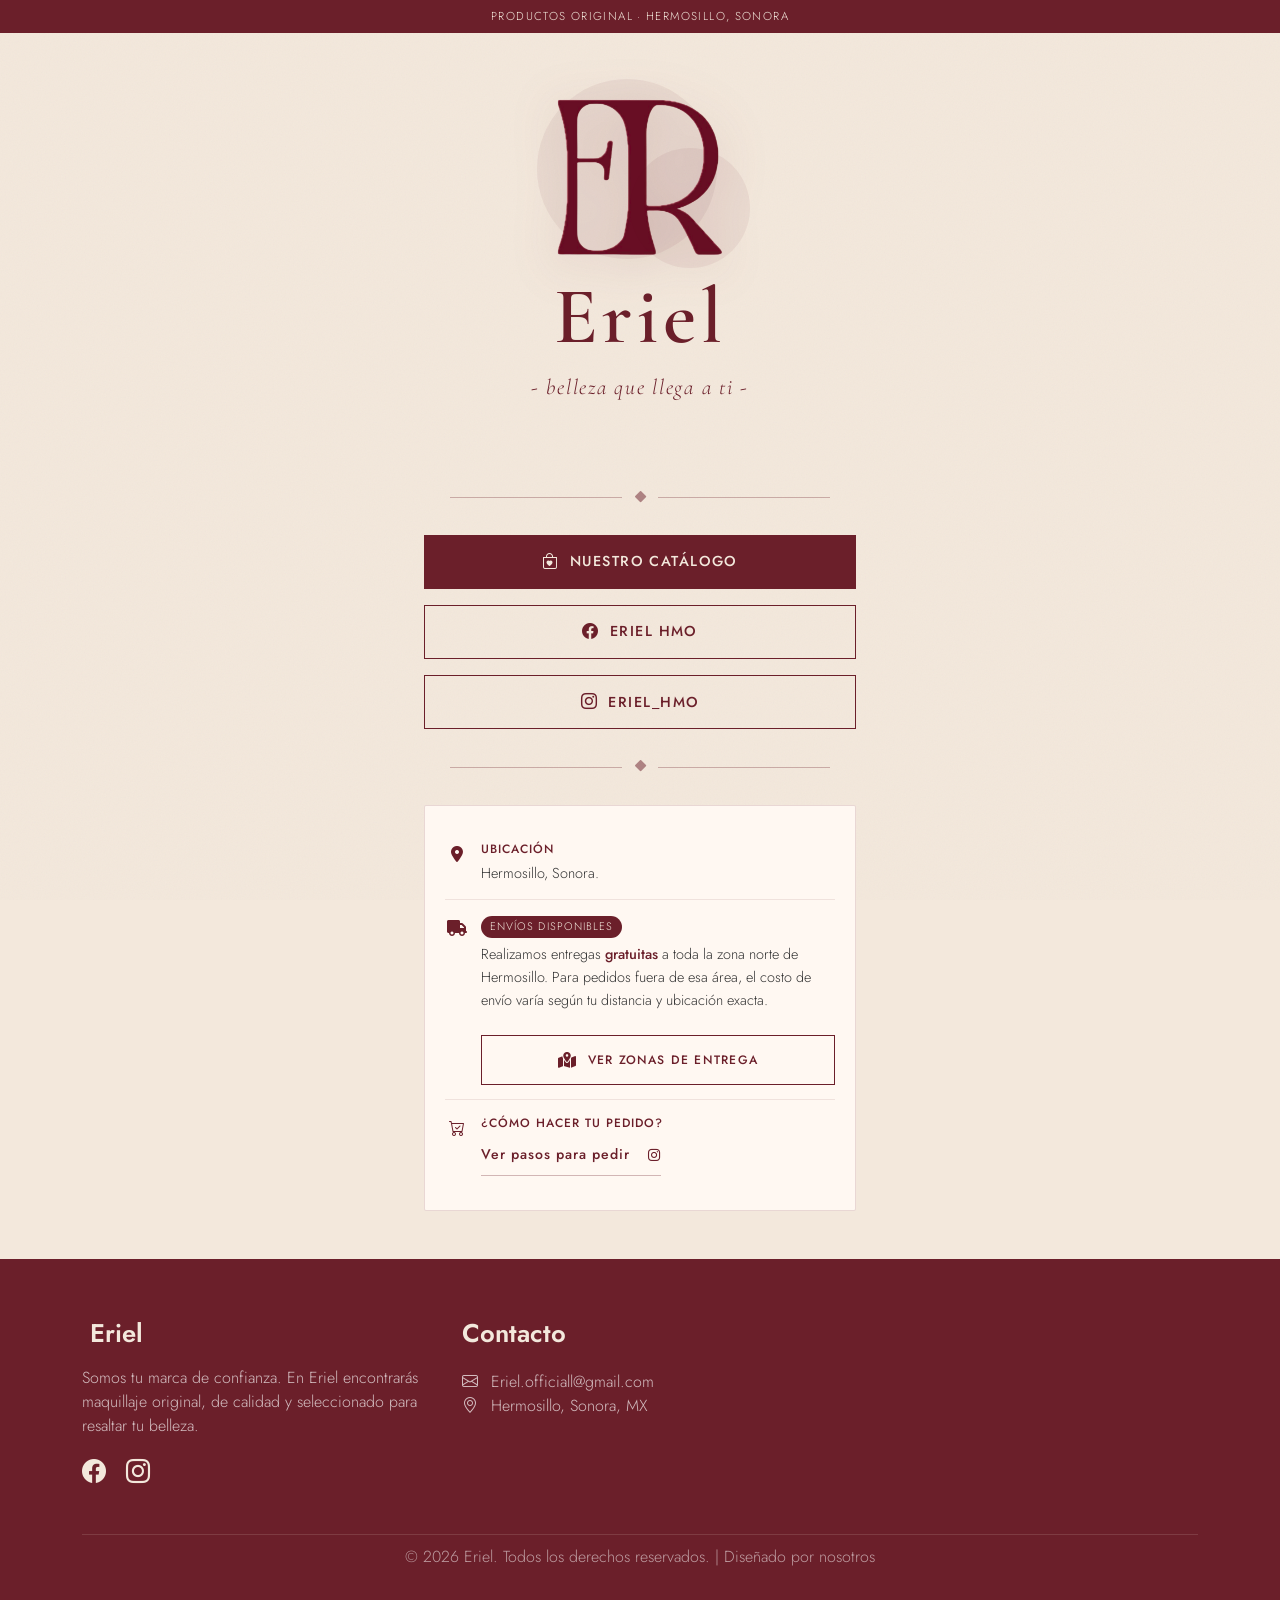
<file: index.html>
<!DOCTYPE html>
<html lang="es">
<head>
  <meta charset="UTF-8">
  <meta name="viewport" content="width=device-width, initial-scale=1.0">
  <title>Eriel Hmo</title>
  <link rel="icon" type="image/png" href="logo_eriel.png">

  <!-- Bootstrap 5 -->
  <link href="https://cdn.jsdelivr.net/npm/bootstrap@5.3.3/dist/css/bootstrap.min.css" rel="stylesheet"/>
  <!-- Font Awesome -->
  <link href="https://cdnjs.cloudflare.com/ajax/libs/font-awesome/6.5.0/css/all.min.css" rel="stylesheet"/>
  <!-- Google Fonts -->
  <link href="https://fonts.googleapis.com/css2?family=Cormorant+Garamond:ital,wght@0,300;0,400;0,600;1,300;1,400&family=Jost:wght@300;400;500&display=swap" rel="stylesheet"/>
   <!-- Bootstrap CSS -->
  <link href="https://cdn.jsdelivr.net/npm/bootstrap@5.3.0/dist/css/bootstrap.min.css" rel="stylesheet">
  <!-- Bootstrap Icons -->
  <link rel="stylesheet" href="https://cdn.jsdelivr.net/npm/bootstrap-icons@1.11.0/font/bootstrap-icons.css">
  <!-- Google Fonts -->
  <link rel="stylesheet" href="style.css">
  
</head>  
<body>
<div class="wrapper">

  <!-- Top bar -->
  <div class="topbar">
    <i class="fas fa-sparkles me-1" style="font-size:.6rem;"></i>
    Productos original · Hermosillo, Sonora
    <i class="fas fa-sparkles ms-1" style="font-size:.6rem;"></i>
  </div>

  <!-- Header -->
  <header>
    <div class="logo-wrap">
      <img src="logo_eriel.png" alt="Logotipo Eriel" />
    </div>
    <h1 class="brand-name">Eriel</h1>
    <p class="slogan">- belleza que llega a ti - </p>
  </header>

  <!-- Main — single column -->
  <main>

    <div class="divider anim-1">
      <span></span><i class="fas fa-diamond"></i><span></span>
    </div>

    <!-- Botones -->
    <div class="d-flex flex-column gap-3 anim-2">

      <a href= "https://www.instagram.com/s/aGlnaGxpZ2h0OjE4NDU1ODQyNTE2MTA0NTQz?story_media_id=3865863023626394547&igsh=MW94Znkzamh6cGttdQ==" " target="_blank" rel="noopener"
         class="btn-eriel btn-eriel-solid">
        <i class="bi bi-bag-heart"></i>
        Nuestro Catálogo
      </a>

      <a href="https://www.facebook.com/share/18NVgHYB61/?mibextid=wwXIfr" target="_blank" rel="noopener"
         class="btn-eriel">
       <i class="bi bi-facebook"></i>
        Eriel Hmo
      </a>

      <a href="https://www.instagram.com/eriel.hmo?igsh=Z3NveWtmNHR5cXc=" target="_blank" rel="noopener"
         class="btn-eriel">
       <i class="bi bi-instagram"></i>
        Eriel_hmo
      </a>

    </div>

    <div class="divider anim-3">
      <span></span><i class="fas fa-diamond"></i><span></span>
    </div>

    <!-- Tarjeta de información -->
    <div class="info-card anim-4">

      <!-- Ubicación -->
      <div class="info-row">
        <div class="info-icon"><i class="fas fa-location-dot"></i></div>
        <div class="info-text">
          <strong>Ubicación</strong>
          Hermosillo, Sonora.
        </div>
      </div>

      <!-- Envíos -->
      <div class="info-row">
        <div class="info-icon"><i class="fas fa-truck"></i></div>
        <div class="info-text">
          <span class="ship-badge">Envíos disponibles</span><br/>
          Realizamos entregas <span style="font-weight:500; color:var(--wine);">gratuitas</span>
          a toda la zona norte de Hermosillo. Para pedidos fuera de esa área,
          el costo de envío varía según tu distancia y ubicación exacta.
          <br/><br/>
          <button class="btn-eriel" style="font-size:.76rem; min-height:44px; "
                  data-bs-toggle="modal" data-bs-target="#shipModal">
            <i class="fas fa-map-location-dot"></i>
            Ver zonas de entrega
          </button>
        </div>
      </div>

      <!-- Pasos -->
      <div class="info-row">
        <div class="info-icon"><i class="bi bi-cart-check"></i></div>
        <div class="info-text">
          <strong>¿Cómo hacer tu pedido?</strong>
          <a  href="https://www.instagram.com/stories/eriel_hmo/" target="_blank" rel="noopener"
             class="steps-link">
            Ver pasos para pedir &nbsp;<i class="fab fa-instagram"></i>
          </a>
        </div>
      </div>

    </div>

  </main>

    
    <!-- Footer -->
    <footer class="footer">
        <div class="container">
            <div class="row">
                <div class="col-lg-4 col-md-6 mb-4">
                    <div class="d-flex align-items-center mb-3">
                        <div class="logo-icon me-2">
                            
                        </div>
                        <h3 class="footer-title mb-0">Eriel</h3>
                    </div>
                    <p style="color: rgba(255,255,255,0.7);">
                         Somos tu marca de confianza. En Eriel encontrarás maquillaje original, de calidad y seleccionado para resaltar tu belleza.
                    </p>
                    <div class="social-icons mt-3">
                        <COMENTADO: Enlaces a redes sociales>  
                        <a href="https://www.facebook.com/share/18NVgHYB61/?mibextid=wwXIfr"><i class="bi bi-facebook"></i></a>
                        <!--<a href="#"><i class="bi bi-twitter"></i></a> -->
                       <!--<a href="#"><i class="bi bi-linkedin"></i></a> -->
                        <a href="https://www.instagram.com/eriel.hmo?igsh=Z3NveWtmNHR5cXc="><i class="bi bi-instagram"></i></a>
                        
                    </div>
                </div>
                
                <div class="col-lg-3 col-md-6 mb-4">
                    <h5 class="footer-title">Contacto</h5>
                    <!-- COMENTADO: Información de contacto -->
                    <p style="color: rgba(255,255,255,0.7);">
                        <i class="bi bi-envelope me-2"></i> Eriel.officiall@gmail.com<br> <!-- Icono -->
                        <!-- <i class="bi bi-phone me-2"></i> +52 123 456 7890<br> -->
                        <i class="bi bi-geo-alt me-2"></i> Hermosillo, Sonora, MX <!-- Icono -->
                    </p>
                  
                </div>
            </div>
            
            <div class="copyright">
                <p>&copy; 2026 Eriel. Todos los derechos reservados. | Diseñado por nosotros </p>
            </div>
        </div>
    </footer>

</div><!-- /wrapper -->

<!-- Modal zonas de entrega -->
<div class="modal fade" id="shipModal" tabindex="-1" aria-labelledby="shipLabel" aria-hidden="true">
  <div class="modal-dialog modal-dialog-centered">
    <div class="modal-content">
      <div class="modal-header">
        <h5 class="modal-title" id="shipLabel">
          <i class="fas fa-truck me-2"></i>Zonas de entrega
        </h5>
        <button type="button" class="btn-close" data-bs-dismiss="modal" aria-label="Cerrar"></button>
      </div>
      <div class="modal-body p-4">

        <div class="zone">
          <div class="zone-icon"><i class="fas fa-check-circle"></i></div>
          <div class="zone-text">
            <span class="zone-badge zone-free mb-1 d-inline-block">Envío gratis</span><br/>
            <strong>Zona Norte de Hermosillo</strong><br/>
            Sin costo adicional en toda la zona norte de la ciudad.
          </div>
        </div>

        <div class="zone">
          <div class="zone-icon"><i class="fas fa-map-marker-alt"></i></div>
          <div class="zone-text">
            <span class="zone-badge zone-cost mb-1 d-inline-block">Costo extra</span  ><br/>
            <strong>Resto de Hermosillo y fuera de la ciudad</strong><br/>
            El costo se calcula según tu ubicación exacta. Contáctanos para cotizar.
          </div>
        </div>

        <div class="text-center mt-3">
          <a href="https://www.instagram.com/s/aGlnaGxpZ2h0OjE4NDAzODI3MTE4MTc5MDEz?story_media_id=3862309200265842163&igsh=NzY5N3J3MWNhZmts" target="_blank" rel="noopener"
             class="btn-eriel"
             style="display:inline-flex; width:auto; font-size:.8rem; min-height:44px; padding:.65rem 1.4rem;">
            <i class="fab fa-instagram"></i> Consultar envío
          </a>
        </div>

      </div>
    </div>
  </div>
</div>

<!-- Bootstrap JS -->
<script src="https://cdn.jsdelivr.net/npm/bootstrap@5.3.3/dist/js/bootstrap.bundle.min.js"></script>
</body>
</html>
</file>
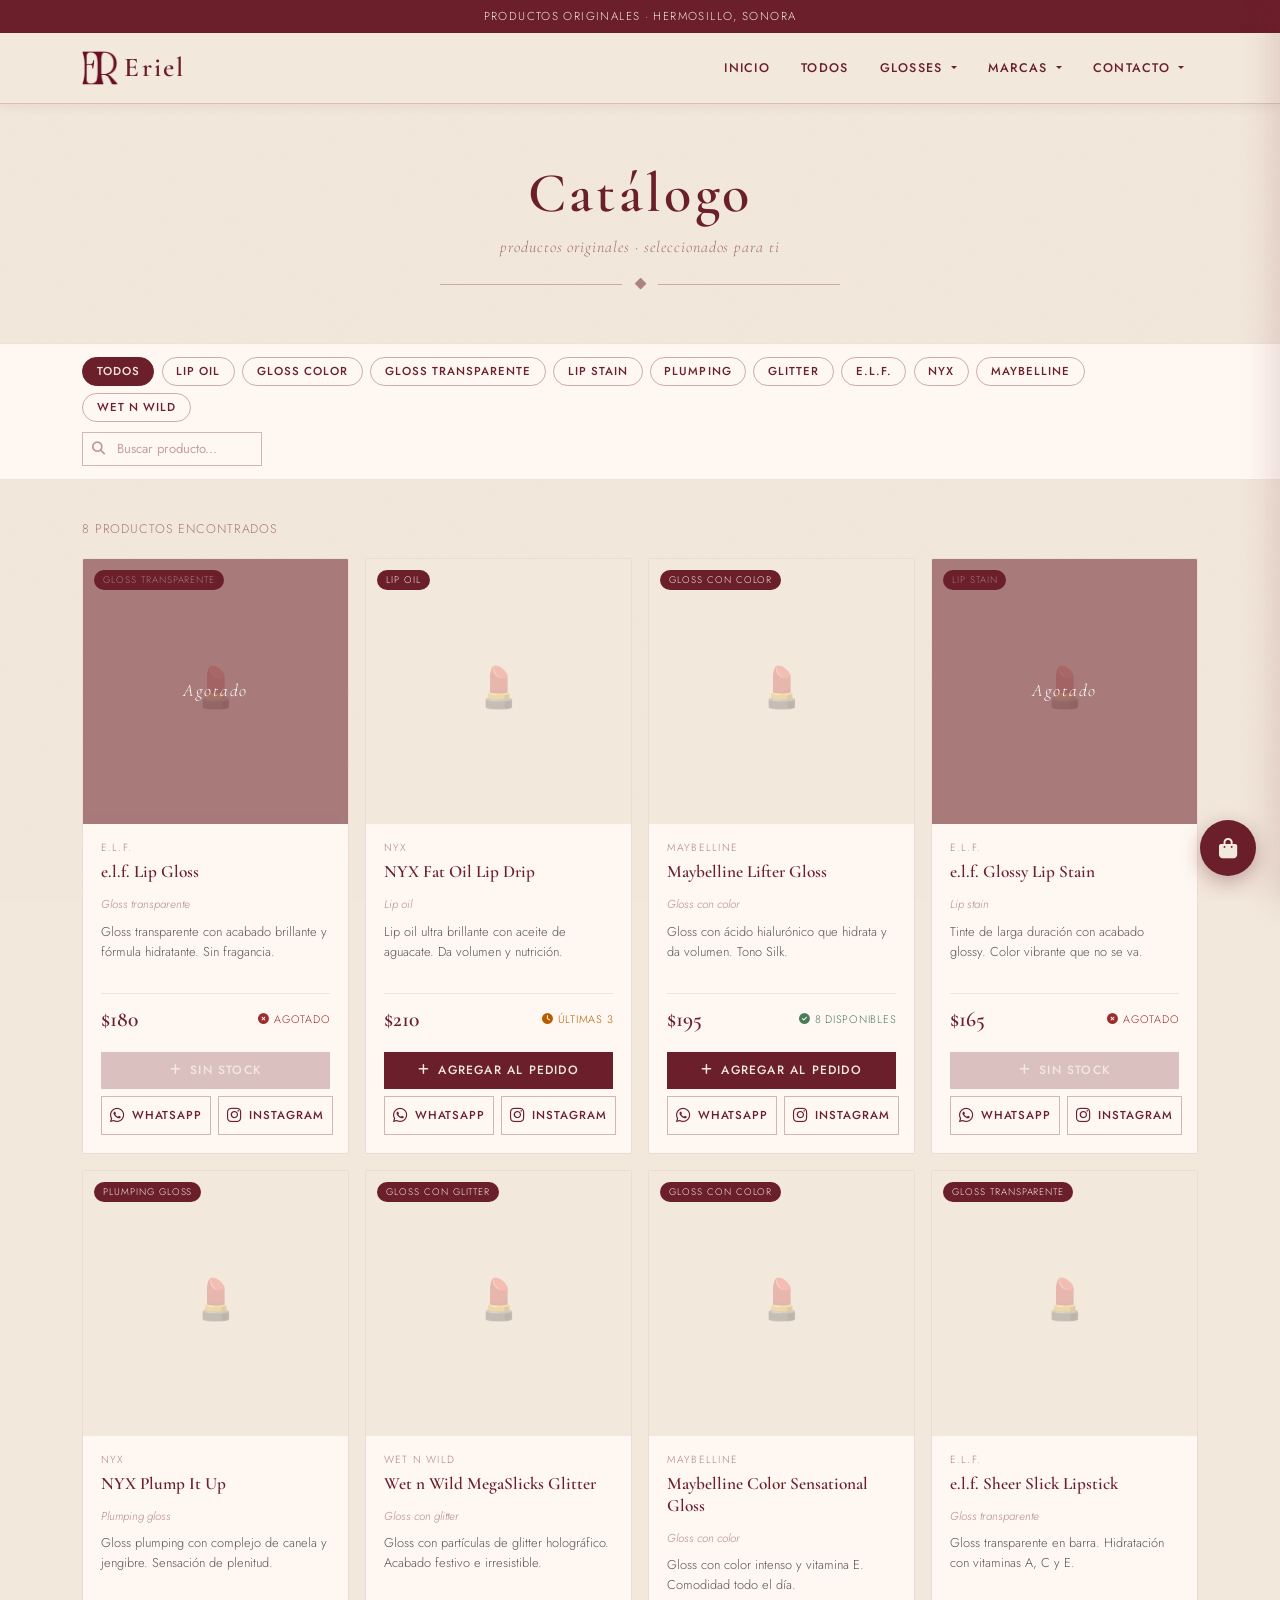
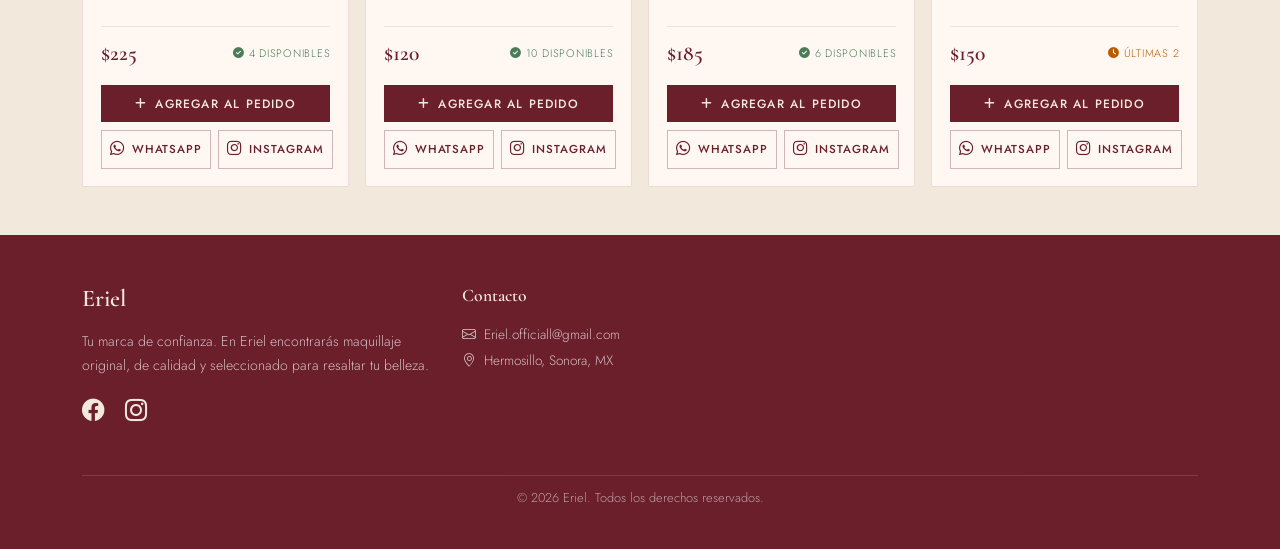
<file: catalago_Eriel.html>
<!DOCTYPE html>
<html lang="es">
<head>
  <meta charset="UTF-8" />
  <meta name="viewport" content="width=device-width, initial-scale=1.0" />
  <title>Eriel Hmo</title>
  <link rel="icon" type="image/png" href="logo_eriel.png"> <!-- imagen de titulo de pagina -->
  <meta name="description" content="Eriel, tu maquillaje de confianza en Hermosillo, Sonora. Productos originales, de calidad y seleccionados para ti."> <!-- Descripcion que sale al buscarla -->
  <title>Catálogo – Eriel</title>
  <meta name="description" content="Catálogo de maquillaje Eriel. Productos originales y de calidad en Hermosillo, Sonora." />

  <!-- =====================================================
       DEPENDENCIAS EXTERNAS (CDN)
       No modificar estas líneas a menos que quieras actualizar versiones.
  ====================================================== -->
  <link href="https://cdn.jsdelivr.net/npm/bootstrap@5.3.3/dist/css/bootstrap.min.css" rel="stylesheet" />
  <link href="https://cdnjs.cloudflare.com/ajax/libs/font-awesome/6.5.0/css/all.min.css" rel="stylesheet" />
  <link href="https://cdn.jsdelivr.net/npm/bootstrap-icons@1.11.0/font/bootstrap-icons.css" rel="stylesheet" />
  <link href="https://fonts.googleapis.com/css2?family=Cormorant+Garamond:ital,wght@0,300;0,400;0,600;1,300;1,400&family=Jost:wght@300;400;500&display=swap" rel="stylesheet" />

  <style>
    /* =====================================================
       VARIABLES DE COLOR
       Cambia aquí los colores globales del sitio.
    ====================================================== */
    :root {
      --cream:   #f3e8dc;
      --wine:    #6b1f2a;
      --wine-lt: #8a2535;
      --wine-bg: rgba(107,31,42,.07);
    }

    *, *::before, *::after { box-sizing: border-box; margin: 0; padding: 0; }
    html { scroll-behavior: smooth; }

    body {
      background-color: var(--cream);
      font-family: 'Jost', sans-serif;
      font-weight: 300;
      min-height: 100vh;
      overflow-x: hidden;
    }

    /* Textura de fondo (efecto papel) */
    body::before {
      content: '';
      position: fixed;
      inset: 0;
      background-image: url("data:image/svg+xml,%3Csvg xmlns='http://www.w3.org/2000/svg' width='400' height='400'%3E%3Cfilter id='n'%3E%3CfeTurbulence type='fractalNoise' baseFrequency='0.75' numOctaves='4' stitchTiles='stitch'/%3E%3C/filter%3E%3Crect width='400' height='400' filter='url(%23n)' opacity='0.04'/%3E%3C/svg%3E");
      pointer-events: none;
      z-index: 0;
    }
    .wrapper { position: relative; z-index: 1; }

    /* =====================================================
       TOP BAR
    ====================================================== */
    .topbar {
      background: var(--wine);
      color: var(--cream);
      font-size: clamp(.6rem, 2.5vw, .72rem);
      letter-spacing: .12em;
      text-align: center;
      padding: .5rem 1rem;
      text-transform: uppercase;
    }

    /* =====================================================
       NAVEGACIÓN PRINCIPAL
    ====================================================== */
    .navbar-eriel {
      background: var(--cream);
      border-bottom: 1px solid rgba(107,31,42,.2);
      padding: .6rem 1.5rem;
      position: sticky;
      top: 0;
      z-index: 1000;
      box-shadow: 0 2px 12px rgba(107,31,42,.08);
    }

    .navbar-eriel .navbar-brand {
      font-family: 'Cormorant Garamond', serif;
      font-size: 1.7rem;
      font-weight: 600;
      color: var(--wine);
      letter-spacing: .08em;
      text-decoration: none;
    }

    /* Logo pequeño en navbar */
    .navbar-eriel .nav-logo {
      width: 36px;
      height: 36px;
      object-fit: contain;
      margin-right: .4rem;
    }

    /* Links del menú principal */
    .navbar-eriel .nav-link {
      font-family: 'Jost', sans-serif;
      font-size: .78rem;
      font-weight: 500;
      letter-spacing: .1em;
      text-transform: uppercase;
      color: var(--wine) !important;
      padding: .5rem .85rem !important;
      transition: opacity .2s;
    }
    .navbar-eriel .nav-link:hover,
    .navbar-eriel .nav-link.active { opacity: .65; }

    /* Dropdown del menú */
    .navbar-eriel .dropdown-menu {
      border: 1px solid rgba(107,31,42,.2);
      border-radius: 0;
      background: var(--cream);
      box-shadow: 0 8px 24px rgba(107,31,42,.12);
      min-width: 220px;
    }

    .navbar-eriel .dropdown-item {
      font-family: 'Jost', sans-serif;
      font-size: .8rem;
      letter-spacing: .07em;
      color: var(--wine);
      padding: .55rem 1.2rem;
      transition: background .2s;
    }
    .navbar-eriel .dropdown-item:hover {
      background: var(--wine-bg);
      color: var(--wine);
    }

    /* Separador dentro del dropdown */
    .navbar-eriel .dropdown-divider { border-color: rgba(107,31,42,.15); }

    /* Encabezado de sección dentro del dropdown */
    .navbar-eriel .dropdown-header {
      font-size: .65rem;
      letter-spacing: .12em;
      color: rgba(107,31,42,.5);
      text-transform: uppercase;
      padding: .5rem 1.2rem .2rem;
    }

    /* Botón hamburguesa */
    .navbar-toggler {
      border: 1.5px solid var(--wine);
      border-radius: 0;
      padding: .3rem .6rem;
    }
    .navbar-toggler-icon {
      background-image: url("data:image/svg+xml,%3csvg xmlns='http://www.w3.org/2000/svg' viewBox='0 0 30 30'%3e%3cpath stroke='%236b1f2a' stroke-linecap='round' stroke-miterlimit='10' stroke-width='2' d='M4 7h22M4 15h22M4 23h22'/%3e%3c/svg%3e");
    }

    /* =====================================================
       HERO DEL CATÁLOGO
    ====================================================== */
    .catalog-hero {
      text-align: center;
      padding: clamp(2rem, 6vw, 3.5rem) 1rem clamp(1rem, 3vw, 1.5rem);
      animation: fadeDown .8s ease both;
    }
    .catalog-hero h2 {
      font-family: 'Cormorant Garamond', serif;
      font-size: clamp(2rem, 8vw, 3.5rem);
      font-weight: 600;
      color: var(--wine);
      letter-spacing: .06em;
    }
    .catalog-hero p {
      font-size: clamp(.85rem, 3vw, 1rem);
      color: rgba(107,31,42,.6);
      letter-spacing: .06em;
      font-style: italic;
      font-family: 'Cormorant Garamond', serif;
      margin-top: .4rem;
    }

    /* Divisor decorativo */
    .divider {
      display: flex;
      align-items: center;
      gap: .8rem;
      width: min(400px, 88%);
      margin: 1.2rem auto 1.8rem;
    }
    .divider span { flex: 1; height: 1px; background: var(--wine); opacity: .3; }
    .divider i    { color: var(--wine); opacity: .5; font-size: .7rem; }

    /* =====================================================
       BARRA DE FILTROS / BÚSQUEDA
    ====================================================== */
    .filter-bar {
      background: #fff8f2;
      border-top: 1px solid rgba(107,31,42,.1);
      border-bottom: 1px solid rgba(107,31,42,.1);
      padding: .85rem 0;
      position: sticky;
      top: 61px; /* altura de la navbar */
      z-index: 900;
    }

    .filter-bar .container {
      display: flex;
      flex-wrap: wrap;
      gap: .6rem;
      align-items: center;
      justify-content: space-between;
    }

    /* Chips de filtro por categoría */
    .filter-chips { display: flex; flex-wrap: wrap; gap: .45rem; }

    .chip {
      font-family: 'Jost', sans-serif;
      font-size: .72rem;
      font-weight: 500;
      letter-spacing: .09em;
      text-transform: uppercase;
      padding: .3rem .85rem;
      border: 1.5px solid rgba(107,31,42,.35);
      border-radius: 20px;
      color: var(--wine);
      background: transparent;
      cursor: pointer;
      transition: all .22s;
      white-space: nowrap;
    }
    .chip:hover, .chip.active {
      background: var(--wine);
      color: var(--cream);
      border-color: var(--wine);
    }

    /* Buscador */
    .search-wrap { position: relative; }
    .search-wrap input {
      font-family: 'Jost', sans-serif;
      font-size: .82rem;
      color: var(--wine);
      background: transparent;
      border: 1.5px solid rgba(107,31,42,.3);
      border-radius: 0;
      padding: .38rem .85rem .38rem 2.1rem;
      outline: none;
      width: 180px;
      transition: border-color .2s;
    }
    .search-wrap input::placeholder { color: rgba(107,31,42,.4); }
    .search-wrap input:focus { border-color: var(--wine); }
    .search-wrap .search-icon {
      position: absolute;
      left: .65rem;
      top: 50%;
      transform: translateY(-50%);
      color: rgba(107,31,42,.45);
      font-size: .82rem;
      pointer-events: none;
    }

    /* =====================================================
       GRID DE PRODUCTOS
    ====================================================== */
    .products-section {
      padding: clamp(1.5rem, 4vw, 2.5rem) 0 3rem;
    }

    /* Contador de resultados */
    .results-count {
      font-size: .78rem;
      letter-spacing: .07em;
      text-transform: uppercase;
      color: rgba(107,31,42,.55);
      margin-bottom: 1.2rem;
    }

    /* Mensaje cuando no hay resultados */
    .no-results {
      text-align: center;
      padding: 4rem 1rem;
      color: rgba(107,31,42,.4);
      font-family: 'Cormorant Garamond', serif;
      font-size: 1.4rem;
      font-style: italic;
      display: none;
    }

    /* =====================================================
       TARJETA DE PRODUCTO
       Para cambiar el diseño de cada producto, edita aquí.
    ====================================================== */
    .product-card {
      background: #fff8f2;
      border: 1px solid rgba(107,31,42,.13);
      border-radius: 2px;
      overflow: hidden;
      transition: transform .28s, box-shadow .28s;
      height: 100%;
      display: flex;
      flex-direction: column;
    }
    .product-card:hover {
      transform: translateY(-4px);
      box-shadow: 0 12px 32px rgba(107,31,42,.14);
    }

    /* Imagen del producto */
    .product-img-wrap {
      position: relative;
      overflow: hidden;
      background: #fdf4ee;
      aspect-ratio: 1 / 1; /* cuadrada */
    }
    .product-img-wrap img {
      width: 100%;
      height: 100%;
      object-fit: cover;          /* recorta para llenar */
      object-position: center;
      transition: transform .4s ease;
      display: block;
    }
    .product-card:hover .product-img-wrap img {
      transform: scale(1.04);
    }

    /* Badge de categoría sobre la imagen */
    .product-badge {
      position: absolute;
      top: .7rem;
      left: .7rem;
      background: var(--wine);
      color: var(--cream);
      font-size: .6rem;
      letter-spacing: .1em;
      text-transform: uppercase;
      padding: .18rem .55rem;
      border-radius: 20px;
    }

    /* Badge de sin stock */
    .badge-agotado {
      position: absolute;
      inset: 0;
      background: rgba(107,31,42,.55);
      color: #fff;
      display: flex;
      align-items: center;
      justify-content: center;
      font-family: 'Cormorant Garamond', serif;
      font-size: 1.1rem;
      letter-spacing: .1em;
      font-style: italic;
    }

    /* Cuerpo de la tarjeta */
    .product-body {
      padding: 1rem 1.1rem;
      flex: 1;
      display: flex;
      flex-direction: column;
      gap: .35rem;
    }

    .product-brand {
      font-size: .65rem;
      letter-spacing: .12em;
      text-transform: uppercase;
      color: rgba(107,31,42,.55);
    }

    .product-name {
      font-family: 'Cormorant Garamond', serif;
      font-size: 1.08rem;
      font-weight: 600;
      color: var(--wine);
      line-height: 1.25;
    }

    .product-type {
      font-size: .72rem;
      color: rgba(107,31,42,.5);
      font-style: italic;
    }

    .product-desc {
      font-size: .8rem;
      line-height: 1.55;
      color: #555;
      margin-top: .15rem;
      flex: 1;
    }

    /* Precio y stock */
    .product-footer {
      display: flex;
      align-items: center;
      justify-content: space-between;
      margin-top: .6rem;
      padding-top: .6rem;
      border-top: 1px solid rgba(107,31,42,.1);
    }

    .product-price {
      font-family: 'Cormorant Garamond', serif;
      font-size: 1.35rem;
      font-weight: 600;
      color: var(--wine);
    }

    .product-stock {
      font-size: .68rem;
      letter-spacing: .07em;
      text-transform: uppercase;
    }
    .stock-ok   { color: #4a7c59; }
    .stock-low  { color: #b85c00; }
    .stock-none { color: #9e2a2b; }

    /* Botones de acción */
    .product-actions {
      display: flex;
      flex-direction: column;
      gap: .45rem;
      padding: 0 1.1rem 1.1rem;
    }

    /* Botón principal (agregar al pedido) */
    .btn-add {
      display: flex;
      align-items: center;
      justify-content: center;
      gap: .5rem;
      font-family: 'Jost', sans-serif;
      font-size: .75rem;
      font-weight: 500;
      letter-spacing: .1em;
      text-transform: uppercase;
      background: var(--wine);
      color: var(--cream);
      border: 1.5px solid var(--wine);
      border-radius: 0;
      padding: .55rem;
      cursor: pointer;
      transition: background .25s, transform .18s;
      width: 100%;
    }
    .btn-add:hover { background: var(--wine-lt); transform: translateY(-1px); }
    .btn-add:disabled {
      background: rgba(107,31,42,.25);
      border-color: transparent;
      cursor: not-allowed;
      transform: none;
    }

    /* Botones sociales (WhatsApp / Instagram) */
    .btn-social-row { display: flex; gap: .45rem; }

    .btn-social {
      display: flex;
      align-items: center;
      justify-content: center;
      gap: .45rem;
      font-family: 'Jost', sans-serif;
      font-size: .72rem;
      font-weight: 500;
      letter-spacing: .08em;
      text-transform: uppercase;
      border: 1.5px solid rgba(107,31,42,.3);
      border-radius: 0;
      padding: .48rem .5rem;
      cursor: pointer;
      transition: all .22s;
      text-decoration: none;
      flex: 1;
      background: transparent;
      color: var(--wine);
    }
    .btn-social:hover { background: var(--wine-bg); color: var(--wine); }
    .btn-social i { font-size: .9rem; }

    /* =====================================================
       CARRITO / PEDIDO FLOTANTE
    ====================================================== */
    .cart-fab {
      position: fixed;
      bottom: 1.5rem;
      right: 1.5rem;
      background: var(--wine);
      color: var(--cream);
      width: 56px;
      height: 56px;
      border-radius: 50%;
      border: none;
      display: flex;
      align-items: center;
      justify-content: center;
      font-size: 1.3rem;
      box-shadow: 0 6px 20px rgba(107,31,42,.35);
      cursor: pointer;
      transition: transform .2s, background .2s;
      z-index: 1100;
    }
    .cart-fab:hover { background: var(--wine-lt); transform: scale(1.08); }
    .cart-fab .cart-count {
      position: absolute;
      top: -4px;
      right: -4px;
      background: #fff;
      color: var(--wine);
      font-size: .65rem;
      font-weight: 700;
      width: 20px;
      height: 20px;
      border-radius: 50%;
      display: flex;
      align-items: center;
      justify-content: center;
      border: 2px solid var(--wine);
      display: none; /* se muestra con JS cuando hay items */
    }

    /* Panel lateral del pedido */
    .cart-panel {
      position: fixed;
      top: 0;
      right: -400px;
      width: min(400px, 100vw);
      height: 100dvh;
      background: var(--cream);
      border-left: 1px solid rgba(107,31,42,.2);
      box-shadow: -8px 0 32px rgba(107,31,42,.15);
      z-index: 1200;
      display: flex;
      flex-direction: column;
      transition: right .35s cubic-bezier(.4,0,.2,1);
      overflow: hidden;
    }
    .cart-panel.open { right: 0; }

    .cart-overlay {
      position: fixed;
      inset: 0;
      background: rgba(107,31,42,.25);
      z-index: 1150;
      opacity: 0;
      pointer-events: none;
      transition: opacity .35s;
    }
    .cart-overlay.open { opacity: 1; pointer-events: all; }

    .cart-header {
      background: var(--wine);
      color: var(--cream);
      padding: 1rem 1.2rem;
      display: flex;
      align-items: center;
      justify-content: space-between;
      flex-shrink: 0;
    }
    .cart-header h5 {
      font-family: 'Cormorant Garamond', serif;
      font-size: 1.3rem;
      letter-spacing: .06em;
      margin: 0;
    }
    .cart-header button {
      background: none;
      border: none;
      color: var(--cream);
      font-size: 1.3rem;
      cursor: pointer;
      line-height: 1;
    }

    .cart-body {
      flex: 1;
      overflow-y: auto;
      padding: 1rem;
    }

    .cart-empty {
      text-align: center;
      padding: 3rem 1rem;
      color: rgba(107,31,42,.4);
      font-family: 'Cormorant Garamond', serif;
      font-size: 1.1rem;
      font-style: italic;
    }

    /* Ítem dentro del carrito */
    .cart-item {
      display: flex;
      align-items: flex-start;
      gap: .75rem;
      padding: .75rem 0;
      border-bottom: 1px solid rgba(107,31,42,.1);
    }
    .cart-item img {
      width: 54px;
      height: 54px;
      object-fit: cover;
      border: 1px solid rgba(107,31,42,.12);
      flex-shrink: 0;
    }
    .cart-item-info { flex: 1; }
    .cart-item-name {
      font-family: 'Cormorant Garamond', serif;
      font-size: .95rem;
      font-weight: 600;
      color: var(--wine);
    }
    .cart-item-brand { font-size: .7rem; color: rgba(107,31,42,.5); }
    .cart-item-price { font-size: .85rem; color: var(--wine); font-weight: 500; margin-top: .15rem; }
    .cart-item-remove {
      background: none;
      border: none;
      color: rgba(107,31,42,.4);
      font-size: .85rem;
      cursor: pointer;
      padding: 0;
      line-height: 1;
      transition: color .2s;
    }
    .cart-item-remove:hover { color: var(--wine); }

    /* Footer del carrito */
    .cart-footer {
      border-top: 1px solid rgba(107,31,42,.2);
      padding: 1rem;
      flex-shrink: 0;
      display: flex;
      flex-direction: column;
      gap: .65rem;
    }
    .cart-total {
      display: flex;
      justify-content: space-between;
      font-family: 'Cormorant Garamond', serif;
      font-size: 1.2rem;
      font-weight: 600;
      color: var(--wine);
    }

    /* Botones de envío en el carrito */
    .btn-send {
      display: flex;
      align-items: center;
      justify-content: center;
      gap: .6rem;
      font-family: 'Jost', sans-serif;
      font-size: .78rem;
      font-weight: 500;
      letter-spacing: .1em;
      text-transform: uppercase;
      border: 1.5px solid var(--wine);
      border-radius: 0;
      padding: .7rem;
      cursor: pointer;
      text-decoration: none;
      transition: all .22s;
    }
    .btn-send-wa   { background: var(--wine); color: var(--cream); }
    .btn-send-wa:hover { background: var(--wine-lt); color: var(--cream); }
    .btn-send-ig   { background: transparent; color: var(--wine); }
    .btn-send-ig:hover { background: var(--wine-bg); color: var(--wine); }

    /* =====================================================
       FOOTER
    ====================================================== */
    .footer {
      background: var(--wine);
      color: rgba(255,255,255,.8);
      padding: 50px 0 25px;
    }
    .footer-title {
      color: var(--cream);
      font-family: 'Cormorant Garamond', serif;
      font-size: 1.5rem;
      font-weight: 600;
      margin-bottom: 1rem;
    }
    .footer-link {
      color: rgba(255,255,255,.7);
      text-decoration: none;
      display: block;
      margin-bottom: .5rem;
      font-size: .85rem;
      transition: all .3s;
    }
    .footer-link:hover { color: var(--cream); padding-left: 5px; }
    .social-icons a {
      color: var(--cream);
      font-size: 1.4rem;
      margin-right: 14px;
      transition: all .3s;
      text-decoration: none;
    }
    .social-icons a:hover { color: rgba(255,255,255,.5); }
    .footer .copyright {
      border-top: 1px solid rgba(243,232,220,.2);
      margin-top: 1.5rem;
      padding-top: .75rem;
      text-align: center;
      font-size: .8rem;
      opacity: .7;
    }

    /* =====================================================
       ANIMACIONES
    ====================================================== */
    @keyframes fadeDown {
      from { opacity: 0; transform: translateY(-16px); }
      to   { opacity: 1; transform: translateY(0); }
    }
    @keyframes fadeIn {
      from { opacity: 0; }
      to   { opacity: 1; }
    }
    .anim-1 { animation: fadeIn .7s .2s ease both; }
    .anim-2 { animation: fadeIn .7s .35s ease both; }
    .anim-3 { animation: fadeIn .7s .5s ease both; }

    @media (prefers-reduced-motion: reduce) {
      *, *::before, *::after {
        animation-duration: .01ms !important;
        transition-duration: .01ms !important;
      }
    }

    /* =====================================================
       RESPONSIVE
    ====================================================== */
    @media (max-width: 576px) {
      .search-wrap input { width: 140px; }
      .filter-bar .container { gap: .5rem; }
      .cart-panel { width: 100vw; }
    }
  </style>
</head>
<body>
<div class="wrapper">

  <!-- ===================================================
       TOP BAR
  ==================================================== -->
  <div class="topbar">
    <i class="fas fa-sparkles me-1" style="font-size:.6rem;"></i>
    Productos originales · Hermosillo, Sonora
    <i class="fas fa-sparkles ms-1" style="font-size:.6rem;"></i>
  </div>

  <!-- ===================================================
       NAVBAR PRINCIPAL
       Para agregar más opciones al menú, copia uno de los
       <li class="nav-item"> y cambia el texto y el href.
       Para agregar más items a un dropdown, copia uno de
       los <li><a class="dropdown-item">... dentro del
       <ul class="dropdown-menu"> correspondiente.
  ==================================================== -->
  <nav class="navbar navbar-expand-lg navbar-eriel">
    <div class="container">

      <!-- Logo y nombre de marca -->
      <a class="navbar-brand d-flex align-items-center" href="index.html">
        <!--
          IMAGEN LOGO NAVBAR:
          Cambia "logo_eriel.png" por la ruta de tu logo.
          Si no tienes logo aún, puedes borrar esta línea.
        -->
        <img src="logo_eriel.png" alt="Logo Eriel" class="nav-logo"
             onerror="this.style.display='none'" />
        Eriel
      </a>

      <!-- Botón hamburguesa (móvil) -->
      <button class="navbar-toggler" type="button"
              data-bs-toggle="collapse" data-bs-target="#navMenu"
              aria-controls="navMenu" aria-expanded="false" aria-label="Menú">
        <span class="navbar-toggler-icon"></span>
      </button>

      <!-- Links de navegación -->
      <div class="collapse navbar-collapse" id="navMenu">
        <ul class="navbar-nav ms-auto gap-1">

          <!-- Inicio -->
          <li class="nav-item">
            <a class="nav-link" href="index.html">Inicio</a>
          </li>

          <!-- Todos los productos -->
          <li class="nav-item">
            <a class="nav-link" href="#productos" data-filter="todos">Todos</a>
          </li>

          <!-- ──────────────────────────────────────────
               MENÚ GLOSSES / CATEGORÍAS
               Para agregar una nueva categoría:
               1. Copia un <li> de los que están dentro de este dropdown.
               2. Cambia el texto visible (ej. "Gloss con color").
               3. Cambia el data-filter al valor que usas en los productos
                  (debe coincidir con el campo "tipo" en PRODUCTOS_DATA).
               4. Si quieres agregar una sección nueva con encabezado,
                  copia el <li class="dropdown-header"> y el grupo de items.
          ─────────────────────────────────────────── -->
          <li class="nav-item dropdown">
            <a class="nav-link dropdown-toggle" href="#" role="button"
               data-bs-toggle="dropdown" aria-expanded="false">
              Glosses
            </a>
            <ul class="dropdown-menu">

              <!-- Encabezado de sección (decorativo) -->
              <li><h6 class="dropdown-header">Por tipo</h6></li>

              <!-- Categorías de gloss — data-filter debe coincidir con "tipo" en los productos -->
              <li><a class="dropdown-item" href="#productos" data-filter="gloss-transparente">Gloss transparente</a></li>
              <li><a class="dropdown-item" href="#productos" data-filter="gloss-color">Gloss con color</a></li>
              <li><a class="dropdown-item" href="#productos" data-filter="lip-oil">Lip oil</a></li>
              <li><a class="dropdown-item" href="#productos" data-filter="lip-stain">Lip stain</a></li>
              <li><a class="dropdown-item" href="#productos" data-filter="plumping">Plumping gloss</a></li>
              <li><a class="dropdown-item" href="#productos" data-filter="gloss-glitter">Gloss con glitter</a></li>

              <!--
                CÓMO AGREGAR MÁS TIPOS:
                <li><a class="dropdown-item" href="#productos" data-filter="NUEVO-TIPO">Nuevo tipo</a></li>
                Y en el producto pon: tipo: "NUEVO-TIPO"
              -->

            </ul>
          </li>

          <!-- ──────────────────────────────────────────
               MENÚ MARCAS
               Para agregar una nueva marca:
               1. Copia un <li> de los que están abajo.
               2. Cambia el texto y el data-filter.
               3. El data-filter debe coincidir con el campo "marca"
                  (en minúsculas, sin espacios, ej. "nyx") en PRODUCTOS_DATA.
          ─────────────────────────────────────────── -->
          <li class="nav-item dropdown">
            <a class="nav-link dropdown-toggle" href="#" role="button"
               data-bs-toggle="dropdown" aria-expanded="false">
              Marcas
            </a>
            <ul class="dropdown-menu">
              <li><h6 class="dropdown-header">Filtrar por marca</h6></li>
              <li><a class="dropdown-item" href="#productos" data-filter="elf">e.l.f.</a></li>
              <li><a class="dropdown-item" href="#productos" data-filter="nyx">NYX</a></li>
              <li><a class="dropdown-item" href="#productos" data-filter="maybelline">Maybelline</a></li>
              <li><a class="dropdown-item" href="#productos" data-filter="wet-n-wild">Wet n Wild</a></li>
              <!--
                CÓMO AGREGAR MÁS MARCAS:
                <li><a class="dropdown-item" href="#productos" data-filter="CLAVE-MARCA">Nombre Marca</a></li>
                Y en el producto pon: marca: "CLAVE-MARCA"
              -->
            </ul>
          </li>

          <!-- Contacto / Redes -->
          <li class="nav-item dropdown">
            <a class="nav-link dropdown-toggle" href="#" role="button"
               data-bs-toggle="dropdown" aria-expanded="false">
              Contacto
            </a>
            <ul class="dropdown-menu">
              <li>
                <a class="dropdown-item" href="https://www.facebook.com/ErielHmo" target="_blank" rel="noopener">
                  <i class="bi bi-facebook me-2"></i>Facebook · Eriel Hmo
                </a>
              </li>
              <li>
                <a class="dropdown-item" href="https://www.instagram.com/eriel.hmo" target="_blank" rel="noopener">
                  <i class="bi bi-instagram me-2"></i>Instagram · @eriel.hmo
                </a>
              </li>
              <li><hr class="dropdown-divider"></li>
              <li>
                <!--
                  WHATSAPP: Cambia el número (521XXXXXXXXXX) por el tuyo.
                  El formato es: 521 + 10 dígitos de tu cel (sin guiones ni espacios).
                -->
                <a class="dropdown-item" href="https://wa.me/521XXXXXXXXXX" target="_blank" rel="noopener">
                  <i class="bi bi-whatsapp me-2"></i>WhatsApp
                </a>
              </li>
            </ul>
          </li>

        </ul>
      </div>
    </div>
  </nav>


  <!-- ===================================================
       HERO DEL CATÁLOGO
  ==================================================== -->
  <section class="catalog-hero anim-1">
    <h2>Catálogo</h2>
    <p>productos originales · seleccionados para ti</p>
    <div class="divider">
      <span></span><i class="fas fa-diamond"></i><span></span>
    </div>
  </section>


  <!-- ===================================================
       BARRA DE FILTROS RÁPIDOS
       Los chips se generan automáticamente con JS,
       pero puedes agregar más en la sección de JS abajo.
  ==================================================== -->
  <div class="filter-bar anim-2">
    <div class="container">
      <div class="filter-chips" id="filterChips">
        <!-- Los chips se generan con JavaScript -->
      </div>
      <div class="search-wrap">
        <i class="fas fa-search search-icon"></i>
        <input type="text" id="searchInput" placeholder="Buscar producto..." aria-label="Buscar producto" />
      </div>
    </div>
  </div>


  <!-- ===================================================
       SECCIÓN DE PRODUCTOS
  ==================================================== -->
  <section class="products-section anim-3" id="productos">
    <div class="container">
      <p class="results-count" id="resultsCount"></p>
      <div class="row g-3" id="productsGrid">
        <!-- Las tarjetas se generan con JavaScript -->
      </div>
      <div class="no-results" id="noResults">
        <i class="fas fa-search mb-3 d-block" style="font-size:2rem; opacity:.3;"></i>
        Sin resultados para tu búsqueda.
      </div>
    </div>
  </section>


  <!-- ===================================================
       FOOTER
  ==================================================== -->
  <footer class="footer">
    <div class="container">
      <div class="row">
        <div class="col-lg-4 col-md-6 mb-4">
          <h3 class="footer-title">Eriel</h3>
          <p style="color:rgba(255,255,255,.7); font-size:.88rem; line-height:1.7;">
            Tu marca de confianza. En Eriel encontrarás maquillaje original,
            de calidad y seleccionado para resaltar tu belleza.
          </p>
          <div class="social-icons mt-3">
            <a href="https://www.facebook.com/ErielHmo" target="_blank" rel="noopener" aria-label="Facebook">
              <i class="bi bi-facebook"></i>
            </a>
            <a href="https://www.instagram.com/eriel.hmo" target="_blank" rel="noopener" aria-label="Instagram">
              <i class="bi bi-instagram"></i>
            </a>
            <!--
              Para agregar más redes:
              <a href="URL" target="_blank" rel="noopener" aria-label="NOMBRE">
                <i class="bi bi-ICONO"></i>
              </a>
            -->
          </div>
        </div>
        <div class="col-lg-3 col-md-6 mb-4">
          <h5 class="footer-title" style="font-size:1.1rem;">Contacto</h5>
          <p style="color:rgba(255,255,255,.7); font-size:.85rem; line-height:1.9;">
            <i class="bi bi-envelope me-2"></i>Eriel.officiall@gmail.com<br />
            <i class="bi bi-geo-alt me-2"></i>Hermosillo, Sonora, MX
          </p>
        </div>
      </div>
      <div class="copyright">
        <p>&copy; 2026 Eriel. Todos los derechos reservados.</p>
      </div>
    </div>
  </footer>

</div><!-- /wrapper -->


<!-- ===================================================
     BOTÓN FLOTANTE DEL CARRITO
==================================================== -->
<button class="cart-fab" id="cartFab" aria-label="Ver pedido">
  <i class="fas fa-bag-shopping"></i>
  <span class="cart-count" id="cartCount">0</span>
</button>


<!-- ===================================================
     OVERLAY (fondo oscuro cuando el carrito está abierto)
==================================================== -->
<div class="cart-overlay" id="cartOverlay"></div>


<!-- ===================================================
     PANEL LATERAL DEL PEDIDO
==================================================== -->
<div class="cart-panel" id="cartPanel">

  <div class="cart-header">
    <h5><i class="fas fa-bag-shopping me-2"></i>Mi pedido</h5>
    <button id="closeCart" aria-label="Cerrar pedido">
      <i class="fas fa-xmark"></i>
    </button>
  </div>

  <div class="cart-body" id="cartBody">
    <div class="cart-empty" id="cartEmpty">
      <i class="fas fa-bag-shopping mb-3 d-block" style="font-size:2rem;opacity:.3;"></i>
      Aún no has agregado productos.
    </div>
    <!-- Los ítems del carrito se generan con JS -->
  </div>

  <div class="cart-footer" id="cartFooter" style="display:none;">
    <div class="cart-total">
      <span>Total estimado</span>
      <span id="cartTotal">$0</span>
    </div>

    <!--
      WHATSAPP PEDIDO:
      Cambia "521XXXXXXXXXX" por tu número con código de país.
      El mensaje se genera automáticamente con los productos elegidos.
    -->
    <a id="btnSendWa" href="#" target="_blank" rel="noopener"
       class="btn-send btn-send-wa">
      <i class="bi bi-whatsapp"></i> Enviar pedido por WhatsApp
    </a>

    <!--
      INSTAGRAM PEDIDO:
      Este botón abre el DM de Instagram.
      Cambia la URL si tu usuario cambia.
    -->
    <a id="btnSendIg" href="https://ig.me/m/eriel.hmo" target="_blank" rel="noopener"
       class="btn-send btn-send-ig">
      <i class="bi bi-instagram"></i> Enviar pedido por Instagram
    </a>

    <button id="clearCart"
            style="background:none;border:none;color:rgba(107,31,42,.4);font-size:.75rem;letter-spacing:.07em;cursor:pointer;text-decoration:underline;align-self:center;">
      Vaciar pedido
    </button>
  </div>

</div>


<!-- ===================================================
     BOOTSTRAP JS
==================================================== -->
<script src="https://cdn.jsdelivr.net/npm/bootstrap@5.3.3/dist/js/bootstrap.bundle.min.js"></script>


<!-- ===================================================
     ██████████████████████████████████████████████████
     ████                                          ████
     ████          BASE DE DATOS DE PRODUCTOS      ████
     ████                                          ████
     ████  Aquí defines todos tus productos.       ████
     ████  Cada objeto { } es un producto.         ████
     ████                                          ████
     ████  Campos de cada producto:                ████
     ████   id       → número único (no repetir)  ████
     ████   nombre   → nombre del producto         ████
     ████   marca    → clave de la marca           ████
     ████                (debe coincidir con el    ████
     ████                 data-filter del menú)    ████
     ████   tipo     → categoría del gloss         ████
     ████                (coincide con data-filter)████
     ████   desc     → descripción corta           ████
     ████   precio   → precio en pesos (número)    ████
     ████   stock    → piezas disponibles          ████
     ████   imagen   → ruta de la imagen           ████
     ████                                          ████
     ██████████████████████████████████████████████████

     ━━━━━━━━━━━━━━━━━━━━━━━━━━━━━━━━━━━━━━━━━━━━━━━━━
     CÓMO AGREGAR IMÁGENES:
     1. Sube la imagen a la misma carpeta que este archivo.
     2. Pon el nombre del archivo en el campo "imagen".
        Ejemplo: imagen: "gloss-elf-rosa.jpg"
     3. Formatos recomendados: JPG, PNG, WEBP
     4. Tamaño recomendado: 800×800 px (cuadrada)
     ━━━━━━━━━━━━━━━━━━━━━━━━━━━━━━━━━━━━━━━━━━━━━━━━━

     CÓMO CAMBIAR EL STOCK:
     Solo cambia el número del campo "stock".
     Si pones 0, la tarjeta mostrará "Agotado" y
     el botón "Agregar" se desactivará.

     CÓMO AGREGAR UN NUEVO PRODUCTO:
     Copia cualquier bloque { ... }, pégalo antes del
     cierre del arreglo ]; y cambia los datos.
     No olvides la coma , entre cada producto.

     MARCAS DISPONIBLES (deben coincidir exactamente):
     "elf" | "nyx" | "maybelline" | "wet-n-wild"
     Para agregar una marca nueva, ponla aquí y agrega
     la opción en el menú de Marcas (ver arriba).

     TIPOS DISPONIBLES (deben coincidir exactamente):
     "gloss-transparente" | "gloss-color" | "lip-oil"
     "lip-stain" | "plumping" | "gloss-glitter"
     Para agregar un tipo nuevo, ponlo aquí y agrega
     la opción en el menú Glosses (ver arriba).
==================================================== -->
<script>

// ━━━━━━━━━━━━━━━━━━━━━━━━━━━━━━━━━━━━━━━━━━━━━━━━━
// PRODUCTOS — edita esta lista para agregar o quitar
// ━━━━━━━━━━━━━━━━━━━━━━━━━━━━━━━━━━━━━━━━━━━━━━━━━
const PRODUCTOS = [
  {
    id: 1,
    nombre: "e.l.f. Lip Gloss",
    marca: "elf",
    tipo: "gloss-transparente",
    desc: "Gloss transparente con acabado brillante y fórmula hidratante. Sin fragancia.",
    precio: 180,
    stock: 0,
    imagen: ""   // ← pon aquí el nombre de tu imagen, ej: "elf-lip-gloss.jpg"
  },
  {
    id: 2,
    nombre: "NYX Fat Oil Lip Drip",
    marca: "nyx",
    tipo: "lip-oil",
    desc: "Lip oil ultra brillante con aceite de aguacate. Da volumen y nutrición.",
    precio: 210,
    stock: 3,
    imagen: ""   // ← ej: "nyx-fat-oil.jpg"
  },
  {
    id: 3,
    nombre: "Maybelline Lifter Gloss",
    marca: "maybelline",
    tipo: "gloss-color",
    desc: "Gloss con ácido hialurónico que hidrata y da volumen. Tono Silk.",
    precio: 195,
    stock: 8,
    imagen: ""
  },
  {
    id: 4,
    nombre: "e.l.f. Glossy Lip Stain",
    marca: "elf",
    tipo: "lip-stain",
    desc: "Tinte de larga duración con acabado glossy. Color vibrante que no se va.",
    precio: 165,
    stock: 0,    // ← stock: 0 = Agotado
    imagen: ""
  },
  {
    id: 5,
    nombre: "NYX Plump It Up",
    marca: "nyx",
    tipo: "plumping",
    desc: "Gloss plumping con complejo de canela y jengibre. Sensación de plenitud.",
    precio: 225,
    stock: 4,
    imagen: ""
  },
  {
    id: 6,
    nombre: "Wet n Wild MegaSlicks Glitter",
    marca: "wet-n-wild",
    tipo: "gloss-glitter",
    desc: "Gloss con partículas de glitter holográfico. Acabado festivo e irresistible.",
    precio: 120,
    stock: 10,
    imagen: ""
  },
  {
    id: 7,
    nombre: "Maybelline Color Sensational Gloss",
    marca: "maybelline",
    tipo: "gloss-color",
    desc: "Gloss con color intenso y vitamina E. Comodidad todo el día.",
    precio: 185,
    stock: 6,
    imagen: ""
  },
  {
    id: 8,
    nombre: "e.l.f. Sheer Slick Lipstick",
    marca: "elf",
    tipo: "gloss-transparente",
    desc: "Gloss transparente en barra. Hidratación con vitaminas A, C y E.",
    precio: 150,
    stock: 2,
    imagen: ""
  },

  // ───────────────────────────────────────────────
  // EJEMPLO DE CÓMO AGREGAR UN PRODUCTO NUEVO:
  // Descomenta y llena los campos.
  // ───────────────────────────────────────────────
  // {
  //   id: 9,
  //   nombre: "Nombre del producto",
  //   marca: "nyx",                    // ← clave de la marca
  //   tipo: "lip-oil",                 // ← tipo/categoría
  //   desc: "Descripción corta aquí.",
  //   precio: 200,
  //   stock: 5,
  //   imagen: "mi-foto.jpg"            // ← imagen en la misma carpeta
  // },
];


// ━━━━━━━━━━━━━━━━━━━━━━━━━━━━━━━━━━━━━━━━━━━━━━━━━
// NÚMERO DE WHATSAPP PARA EL PEDIDO
// Cambia esto por tu número: 521 + 10 dígitos del cel
// ━━━━━━━━━━━━━━━━━━━━━━━━━━━━━━━━━━━━━━━━━━━━━━━━━
const WA_NUMBER = "521XXXXXXXXXX"; // ← pon aquí tu número


// ━━━━━━━━━━━━━━━━━━━━━━━━━━━━━━━━━━━━━━━━━━━━━━━━━
// CHIPS DE FILTRO RÁPIDO (barra de filtros)
// Puedes agregar o quitar chips aquí.
// El "value" debe coincidir con tipo o marca del producto,
// o ser "todos" para mostrar todo.
// ━━━━━━━━━━━━━━━━━━━━━━━━━━━━━━━━━━━━━━━━━━━━━━━━━
const CHIPS = [
  { label: "Todos",            value: "todos"            },
  { label: "Lip oil",          value: "lip-oil"          },
  { label: "Gloss color",      value: "gloss-color"      },
  { label: "Gloss transparente", value: "gloss-transparente" },
  { label: "Lip stain",        value: "lip-stain"        },
  { label: "Plumping",         value: "plumping"         },
  { label: "Glitter",          value: "gloss-glitter"    },
  { label: "e.l.f.",           value: "elf"              },
  { label: "NYX",              value: "nyx"              },
  { label: "Maybelline",       value: "maybelline"       },
  { label: "Wet n Wild",       value: "wet-n-wild"       },
];


// ━━━━━━━━━━━━━━━━━━━━━━━━━━━━━━━━━━━━━━━━━━━━━━━━━
// LÓGICA DE LA TIENDA — no necesitas modificar esto
// ━━━━━━━━━━━━━━━━━━━━━━━━━━━━━━━━━━━━━━━━━━━━━━━━━

// --- Mapa de marcas (clave → nombre bonito) ---
const MARCAS_LABEL = {
  "elf": "e.l.f.",
  "nyx": "NYX",
  "maybelline": "Maybelline",
  "wet-n-wild": "Wet n Wild"
};

// --- Mapa de tipos (clave → nombre bonito) ---
const TIPOS_LABEL = {
  "gloss-transparente": "Gloss transparente",
  "gloss-color":        "Gloss con color",
  "lip-oil":            "Lip oil",
  "lip-stain":          "Lip stain",
  "plumping":           "Plumping gloss",
  "gloss-glitter":      "Gloss con glitter"
};

// Estado de la app
let filtroActivo = "todos";
let busqueda     = "";
let carrito      = []; // array de { id, nombre, marca, precio, imagen }

// Placeholder cuando no hay imagen
const PLACEHOLDER = "data:image/svg+xml,%3Csvg xmlns='http://www.w3.org/2000/svg' width='400' height='400' viewBox='0 0 400 400'%3E%3Crect width='400' height='400' fill='%23f3e8dc'/%3E%3Ctext x='50%25' y='50%25' dominant-baseline='middle' text-anchor='middle' font-size='60' fill='%236b1f2a' opacity='.25'%3E%F0%9F%92%84%3C/text%3E%3C/svg%3E";


// --- Generar chips de filtro ---
function renderChips() {
  const wrap = document.getElementById("filterChips");
  wrap.innerHTML = CHIPS.map(c => `
    <button class="chip ${c.value === filtroActivo ? 'active' : ''}"
            data-filter="${c.value}">
      ${c.label}
    </button>
  `).join("");

  wrap.querySelectorAll(".chip").forEach(btn => {
    btn.addEventListener("click", () => {
      filtroActivo = btn.dataset.filter;
      renderChips();
      renderProductos();
    });
  });
}


// --- Construir una tarjeta de producto ---
function buildCard(p) {
  const marcaLabel = MARCAS_LABEL[p.marca] || p.marca;
  const tipoLabel  = TIPOS_LABEL[p.tipo]   || p.tipo;
  const imgSrc     = p.imagen ? p.imagen : PLACEHOLDER;
  const agotado    = p.stock === 0;

  // Texto e ícono del stock
  let stockHtml;
  if      (p.stock === 0)  stockHtml = `<span class="product-stock stock-none"><i class="fas fa-xmark-circle me-1"></i>Agotado</span>`;
  else if (p.stock <= 3)   stockHtml = `<span class="product-stock stock-low"><i class="fas fa-clock me-1"></i>Últimas ${p.stock}</span>`;
  else                      stockHtml = `<span class="product-stock stock-ok"><i class="fas fa-check-circle me-1"></i>${p.stock} disponibles</span>`;

  // Mensaje de WhatsApp para este producto individual
  const msgWa = encodeURIComponent(
    `Hola, me interesa hacer un pedido:\n\n• ${p.nombre} (${marcaLabel}) – $${p.precio}\n\n¿Sigue disponible?`
  );
  const urlWa = `https://wa.me/${WA_NUMBER}?text=${msgWa}`;
  const urlIg = `https://ig.me/m/eriel.hmo`;

  return `
    <div class="col-6 col-md-4 col-lg-3">
      <div class="product-card" data-id="${p.id}">

        <!-- Imagen -->
        <div class="product-img-wrap">
          <img src="${imgSrc}" alt="${p.nombre}"
               loading="lazy"
               onerror="this.src='${PLACEHOLDER}'" />
          <span class="product-badge">${tipoLabel}</span>
          ${agotado ? `<div class="badge-agotado">Agotado</div>` : ""}
        </div>

        <!-- Info -->
        <div class="product-body">
          <span class="product-brand">${marcaLabel}</span>
          <h3 class="product-name">${p.nombre}</h3>
          <span class="product-type">${tipoLabel}</span>
          <p class="product-desc">${p.desc}</p>
          <div class="product-footer">
            <span class="product-price">$${p.precio}</span>
            ${stockHtml}
          </div>
        </div>

        <!-- Botones -->
        <div class="product-actions">
          <button class="btn-add" data-id="${p.id}"
                  ${agotado ? "disabled" : ""}
                  onclick="agregarAlCarrito(${p.id})">
            <i class="fas fa-plus"></i>
            ${agotado ? "Sin stock" : "Agregar al pedido"}
          </button>
          <div class="btn-social-row">
            <a class="btn-social" href="${urlWa}" target="_blank" rel="noopener"
               title="Consultar por WhatsApp">
              <i class="bi bi-whatsapp"></i> WhatsApp
            </a>
            <a class="btn-social" href="${urlIg}" target="_blank" rel="noopener"
               title="Consultar por Instagram">
              <i class="bi bi-instagram"></i> Instagram
            </a>
          </div>
        </div>

      </div>
    </div>
  `;
}


// --- Renderizar la grilla de productos ---
function renderProductos() {
  const q = busqueda.trim().toLowerCase();

  // Filtrar por categoría/marca/búsqueda
  const filtrados = PRODUCTOS.filter(p => {
    const matchFiltro = filtroActivo === "todos"
      || p.tipo  === filtroActivo
      || p.marca === filtroActivo;
    const matchBusqueda = !q
      || p.nombre.toLowerCase().includes(q)
      || p.desc.toLowerCase().includes(q)
      || (MARCAS_LABEL[p.marca] || p.marca).toLowerCase().includes(q)
      || (TIPOS_LABEL[p.tipo]   || p.tipo).toLowerCase().includes(q);
    return matchFiltro && matchBusqueda;
  });

  const grid = document.getElementById("productsGrid");
  const noRes = document.getElementById("noResults");
  const count = document.getElementById("resultsCount");

  grid.innerHTML = filtrados.map(buildCard).join("");
  count.textContent = filtrados.length === 1
    ? "1 producto encontrado"
    : `${filtrados.length} productos encontrados`;

  noRes.style.display = filtrados.length === 0 ? "block" : "none";
}


// --- Agregar producto al carrito ---
function agregarAlCarrito(id) {
  const p = PRODUCTOS.find(x => x.id === id);
  if (!p || p.stock === 0) return;

  // Si ya está en el carrito, no duplicar (puedes cambiar esto a acumular cantidad)
  if (!carrito.find(x => x.id === id)) {
    carrito.push({ id: p.id, nombre: p.nombre, marca: MARCAS_LABEL[p.marca] || p.marca,
                   precio: p.precio, imagen: p.imagen });
  }
  actualizarCarrito();
  abrirCarrito();
}


// --- Actualizar UI del carrito ---
function actualizarCarrito() {
  const body   = document.getElementById("cartBody");
  const footer = document.getElementById("cartFooter");
  const empty  = document.getElementById("cartEmpty");
  const count  = document.getElementById("cartCount");
  const total  = document.getElementById("cartTotal");
  const fab    = document.getElementById("cartFab");

  // Badge del FAB
  if (carrito.length > 0) {
    count.style.display = "flex";
    count.textContent = carrito.length;
  } else {
    count.style.display = "none";
  }

  if (carrito.length === 0) {
    empty.style.display = "block";
    footer.style.display = "none";
    // Limpiar ítems anteriores (excepto el empty msg)
    body.querySelectorAll(".cart-item").forEach(el => el.remove());
    return;
  }

  empty.style.display = "none";
  footer.style.display = "flex";

  // Renderizar ítems
  body.querySelectorAll(".cart-item").forEach(el => el.remove());
  const frag = document.createDocumentFragment();
  carrito.forEach(item => {
    const div = document.createElement("div");
    div.className = "cart-item";
    div.dataset.id = item.id;
    div.innerHTML = `
      <img src="${item.imagen || PLACEHOLDER}" alt="${item.nombre}"
           onerror="this.src='${PLACEHOLDER}'" />
      <div class="cart-item-info">
        <div class="cart-item-name">${item.nombre}</div>
        <div class="cart-item-brand">${item.marca}</div>
        <div class="cart-item-price">$${item.precio}</div>
      </div>
      <button class="cart-item-remove" onclick="quitarDelCarrito(${item.id})"
              aria-label="Quitar">
        <i class="fas fa-xmark"></i>
      </button>
    `;
    frag.appendChild(div);
  });
  body.appendChild(frag);

  // Total
  const sum = carrito.reduce((s, x) => s + x.precio, 0);
  total.textContent = `$${sum}`;

  // Generar mensaje de WhatsApp con el pedido completo
  const lista = carrito.map(x => `• ${x.nombre} (${x.marca}) – $${x.precio}`).join("\n");
  const msg = encodeURIComponent(
    `Hola, me interesa hacer un pedido de los siguientes productos:\n\n${lista}\n\n¿Siguen disponibles?`
  );
  document.getElementById("btnSendWa").href = `https://wa.me/${WA_NUMBER}?text=${msg}`;
}


// --- Quitar un producto del carrito ---
function quitarDelCarrito(id) {
  carrito = carrito.filter(x => x.id !== id);
  actualizarCarrito();
}


// --- Vaciar el carrito ---
function vaciarCarrito() {
  carrito = [];
  actualizarCarrito();
}


// --- Abrir / cerrar el panel del carrito ---
function abrirCarrito() {
  document.getElementById("cartPanel").classList.add("open");
  document.getElementById("cartOverlay").classList.add("open");
  document.body.style.overflow = "hidden";
}
function cerrarCarrito() {
  document.getElementById("cartPanel").classList.remove("open");
  document.getElementById("cartOverlay").classList.remove("open");
  document.body.style.overflow = "";
}


// ━━━━━━━━━━━━━━━━━━━━━━━━━━━━━━━━━━━━━━━━━━━━━━━━━
// INICIALIZACIÓN AL CARGAR LA PÁGINA
// ━━━━━━━━━━━━━━━━━━━━━━━━━━━━━━━━━━━━━━━━━━━━━━━━━
document.addEventListener("DOMContentLoaded", () => {

  // Renderizar chips y productos
  renderChips();
  renderProductos();

  // Buscador
  document.getElementById("searchInput").addEventListener("input", e => {
    busqueda = e.target.value;
    renderProductos();
  });

  // Abrir/cerrar carrito
  document.getElementById("cartFab").addEventListener("click", abrirCarrito);
  document.getElementById("closeCart").addEventListener("click", cerrarCarrito);
  document.getElementById("cartOverlay").addEventListener("click", cerrarCarrito);
  document.getElementById("clearCart").addEventListener("click", vaciarCarrito);

  // Links del menú navbar (filtrar por categoría/marca)
  document.querySelectorAll("[data-filter]").forEach(link => {
    link.addEventListener("click", e => {
      e.preventDefault();
      filtroActivo = link.dataset.filter;
      renderChips();
      renderProductos();
      // Scroll suave a los productos
      document.getElementById("productos").scrollIntoView({ behavior: "smooth" });
    });
  });

});

</script>
</body>
</html>
</file>
<file: style.css>
:root {
      --cream:   #f3e8dc;
      --wine:    #6b1f2a;
      --wine-lt: #8a2535;
    }

    *, *::before, *::after { box-sizing: border-box; margin: 0; padding: 0; }
    html { scroll-behavior: smooth; }

    body {
      background-color: var(--cream);
      font-family: 'Jost', sans-serif;
      font-weight: 300;
      min-height: 100vh;
      overflow-x: hidden;
    }

    /* Texture overlay */
    body::before {
      content: '';
      position: fixed;
      inset: 0;
      background-image: url("data:image/svg+xml,%3Csvg xmlns='http://www.w3.org/2000/svg' width='400' height='400'%3E%3Cfilter id='n'%3E%3CfeTurbulence type='fractalNoise' baseFrequency='0.75' numOctaves='4' stitchTiles='stitch'/%3E%3C/filter%3E%3Crect width='400' height='400' filter='url(%23n)' opacity='0.04'/%3E%3C/svg%3E");
      pointer-events: none;
      z-index: 0;
    }
    .wrapper { position: relative; z-index: 1; }

    /* ── Top bar ── */
    .topbar {
      background: var(--wine);
      color: #f3e8dc;
      font-size: clamp(.6rem, 2.5vw, .72rem);
      letter-spacing: .12em;
      text-align: center;
      padding: .5rem 1rem;
      text-transform: uppercase;
    }

    /* ── Header ── */
    header {
      display: flex;
      flex-direction: column;
      align-items: center;
      text-align: center;
      padding: clamp(2rem, 8vw, 4rem) 1rem clamp(1.5rem, 5vw, 2.5rem);
    }

    .logo-wrap {
      position: relative;
      display: inline-block;
    }
    .logo-wrap::before, .logo-wrap::after {
      content: '';
      position: absolute;
      border-radius: 50%;
      background: var(--wine);
      opacity: .06;
    }
    .logo-wrap::before { width: 180px; height: 180px; top: -18px; left: -18px; }
    .logo-wrap::after  { width: 120px; height: 120px; bottom: -10px; right: -25px; }

    .logo-wrap img {
      /* 120px on small phone, 170px on desktop */
      width: clamp(120px, 32vw, 170px);
      height: auto;
      position: relative;
      filter: drop-shadow(0 8px 24px rgba(107,31,42,.18));
      animation: fadeDown .9s ease both;
    }

    .brand-name {
      font-family: 'Cormorant Garamond', serif;
      font-size: clamp(2.6rem, 12vw, 5rem);
      font-weight: 600;
      color: var(--wine);
      letter-spacing: .06em;
      line-height: 1;
      margin-top: clamp(.8rem, 3vw, 1.2rem);
      animation: fadeDown .9s .15s ease both;
    }

    .slogan {
      font-family: 'Cormorant Garamond', serif;
      font-style: italic;
      font-size: clamp(.95rem, 4vw, 1.35rem);
      color: var(--wine);
      opacity: .75;
      letter-spacing: .08em;
      margin-top: .4rem;
      animation: fadeDown .9s .3s ease both;
    }

    /* ── Divider ── */
    .divider {
      display: flex;
      align-items: center;
      gap: .8rem;
      width: min(400px, 88%);
      margin: clamp(1.4rem, 4vw, 2rem) auto;
    }
    .divider span { flex: 1; height: 1px; background: var(--wine); opacity: .3; }
    .divider i    { color: var(--wine); opacity: .5; font-size: .7rem; }

    /* ── Main — single centered column ── */
    main {
      width: 100%;
      max-width: 480px;
      margin: 0 auto;
      /* fluid side padding: snug on phones, relaxed on desktop */
      padding: 0 clamp(.85rem, 6vw, 1.5rem) clamp(2rem, 6vw, 3rem);
    }

    /* ── Buttons ── */
    .btn-eriel {
      display: flex;
      align-items: center;
      justify-content: center;
      gap: .65rem;
      font-family: 'Jost', sans-serif;
      font-weight: 500;
      font-size: clamp(.78rem, 3.5vw, .9rem);
      letter-spacing: .1em;
      text-transform: uppercase;
      border: 1.5px solid var(--wine);
      border-radius: 0;
      padding: clamp(.72rem, 3vw, .88rem) 1.5rem;
      min-height: 48px; /* accessible tap target */
      color: var(--wine);
      background: transparent;
      text-decoration: none;
      width: 100%;
      cursor: pointer;
      transition: background .28s, color .28s, transform .18s, box-shadow .28s;
    }
    .btn-eriel:hover, .btn-eriel:focus {
      background: var(--wine);
      color: var(--cream);
      transform: translateY(-2px);
      box-shadow: 0 8px 24px rgba(107,31,42,.2);
      outline: none;
    }
    .btn-eriel:active { transform: translateY(0); }
    .btn-eriel i { font-size: 1rem; flex-shrink: 0; }

    .btn-eriel-solid          { background: var(--wine); color: var(--cream); }
    .btn-eriel-solid:hover,
    .btn-eriel-solid:focus    { background: var(--wine-lt); color: var(--cream); }

    /* ── Info card ── */
    .info-card {
      background: #fff8f2;
      border: 1px solid rgba(107,31,42,.15);
      border-radius: 2px;
      padding: clamp(1.1rem, 5vw, 1.8rem) clamp(1rem, 5vw, 1.8rem);
    }

    .info-row {
      display: flex;
      align-items: flex-start;
      gap: .85rem;
      padding: clamp(.55rem, 2.5vw, .8rem) 0;
    }
    .info-row + .info-row { border-top: 1px solid rgba(107,31,42,.1); }

    .info-icon {
      color: var(--wine);
      font-size: 1rem;
      margin-top: .18rem;
      flex-shrink: 0;
      width: 1.1rem;
      text-align: center;
    }
    .info-text {
      font-size: clamp(.82rem, 3vw, .9rem);
      line-height: 1.65;
      color: #333;
    }
    .info-text strong {
      display: block;
      font-weight: 500;
      color: var(--wine);
      font-size: clamp(.7rem, 2.5vw, .78rem);
      letter-spacing: .07em;
      text-transform: uppercase;
      margin-bottom: .2rem;
    }

    /* Shipping badge */
    .ship-badge {
      display: inline-block;
      background: var(--wine);
      color: var(--cream);
      font-size: clamp(.58rem, 2vw, .68rem);
      letter-spacing: .1em;
      text-transform: uppercase;
      padding: .15rem .55rem;
      border-radius: 20px;
      margin-bottom: .35rem;
    }

    /* Steps link */
    .steps-link {
      display: inline-flex;
      align-items: center;
      gap: .5rem;
      color: var(--wine);
      font-size: clamp(.8rem, 3vw, .88rem);
      font-weight: 500;
      letter-spacing: .07em;
      text-decoration: none;
      border-bottom: 1px solid rgba(107,31,42,.35);
      padding-bottom: .1rem;
      min-height: 40px;
      transition: opacity .2s;
    }
    .steps-link:hover { opacity: .65; color: var(--wine); }

    /* INFO CARD */
  .info-card {
    background: #fff8f2;
    border: 1px solid rgba(107,31,42,.15);
    padding: 20px;
    margin-top: 20px;
  }

  .info-row {
    display: flex;
    align-items: flex-start;
    gap: 12px;
    padding: 14px 0;
  }

  .info-row + .info-row {
    border-top: 1px solid rgba(107,31,42,.1);
  }

  .info-icon {
    color: var(--wine);
    font-size: 1rem;
    margin-top: 3px;
    width: 24px;
    min-width: 24px;
    text-align: center;
  }

  .info-text {
    font-size: 0.9rem;
    line-height: 1.6;
    color: #333;
    flex: 1;
  }

  .info-text strong {
    display: block;
    color: var(--wine);
    font-size: 0.75rem;
    letter-spacing: 1px;
    text-transform: uppercase;
    margin-bottom: 3px;
  }

    /* LINK "CÓMO PEDIR" */
    .steps-link {
      color: var(--wine);
      text-decoration: none;
      font-weight: 500;
      border-bottom: 1px solid rgba(107,31,42,.3);
      padding-bottom: 2px;
      transition: 0.2s;
    }

    .steps-link:hover {
      opacity: 0.6; 
    }


    /* COPYRIGHT */
    footer .copyright {
      border-top: 1px solid rgba(243,232,220,0.2);
      margin-top: 20px;
      padding-top: 10px;
      text-align: center;
      font-size: 1.0rem;
      opacity: 0.7;
    }

    /* ── Animations ── */
    @keyframes fadeDown {
      from { opacity: 0; transform: translateY(-16px); }
      to   { opacity: 1; transform: translateY(0); }
    }
    @keyframes fadeIn {
      from { opacity: 0; }
      to   { opacity: 1; }
    }
    .anim-1 { animation: fadeIn .7s .50s ease both; }
    .anim-2 { animation: fadeIn .7s .65s ease both; }
    .anim-3 { animation: fadeIn .7s .80s ease both; }
    .anim-4 { animation: fadeIn .7s .95s ease both; }

    @media (prefers-reduced-motion: reduce) {
      *, *::before, *::after {
        animation-duration: .01ms !important;
        transition-duration: .01ms !important;
      }
    }

    /* ── Modal ── */
    .modal-content {
      border-radius: 2px;
      border: 1px solid rgba(107,31,42,.2);
      margin: .75rem; /* gap from screen edges on small phones */
    }
    .modal-header {
      background: var(--wine);
      color: var(--cream);
      border-radius: 0;
      padding: .9rem 1.2rem;
    }
    .modal-header .btn-close { filter: invert(1); }
    .modal-title {
      font-family: 'Cormorant Garamond', serif;
      font-size: clamp(1.1rem, 5vw, 1.45rem);
      letter-spacing: .05em;
    }

    .zone {
      display: flex;
      align-items: flex-start;
      gap: .8rem;
      padding: .75rem 0;
      border-bottom: 1px solid rgba(107,31,42,.1);
    }
    .zone:last-of-type { border: none; }
    .zone-icon { color: var(--wine); width: 1.2rem; text-align: center; flex-shrink: 0; margin-top: .2rem; }
    .zone-text { font-size: clamp(.8rem, 3vw, .9rem); line-height: 1.55; }
    .zone-badge { font-size: .7rem; font-weight: 500; padding: .18rem .55rem; border-radius: 20px; }
    .zone-free  { background: #d4edda; color: #155724; }
    .zone-cost  { background: #fff3cd; color: #856404; }

     /* Footer */
        .footer {
            background: var(--wine);
            color: rgba(255, 255, 255, 0.8);
            padding: 60px 0 30px;
        }

        .footer-title {
            color: var(--cream);
            font-weight: 600;
            margin-bottom: 20px;
            font-size: 1.6rem;
        }

        .footer-link {
            color: rgba(255, 255, 255, 0.7);
            text-decoration: none;
            display: block;
            margin-bottom: 10px;
            transition: all 0.3s ease;
        }

        .footer-link:hover {
            color: var(--cream);
            padding-left: 5px;
        }

    .social-icons a {
            color: var(--cream);
            font-size: 1.5rem;
            margin-right: 15px;
            transition: all 0.3s ease;
        }

        .social-icons a:hover {
            color: black;
            transform: translateY(-3px);
        }
</file>
